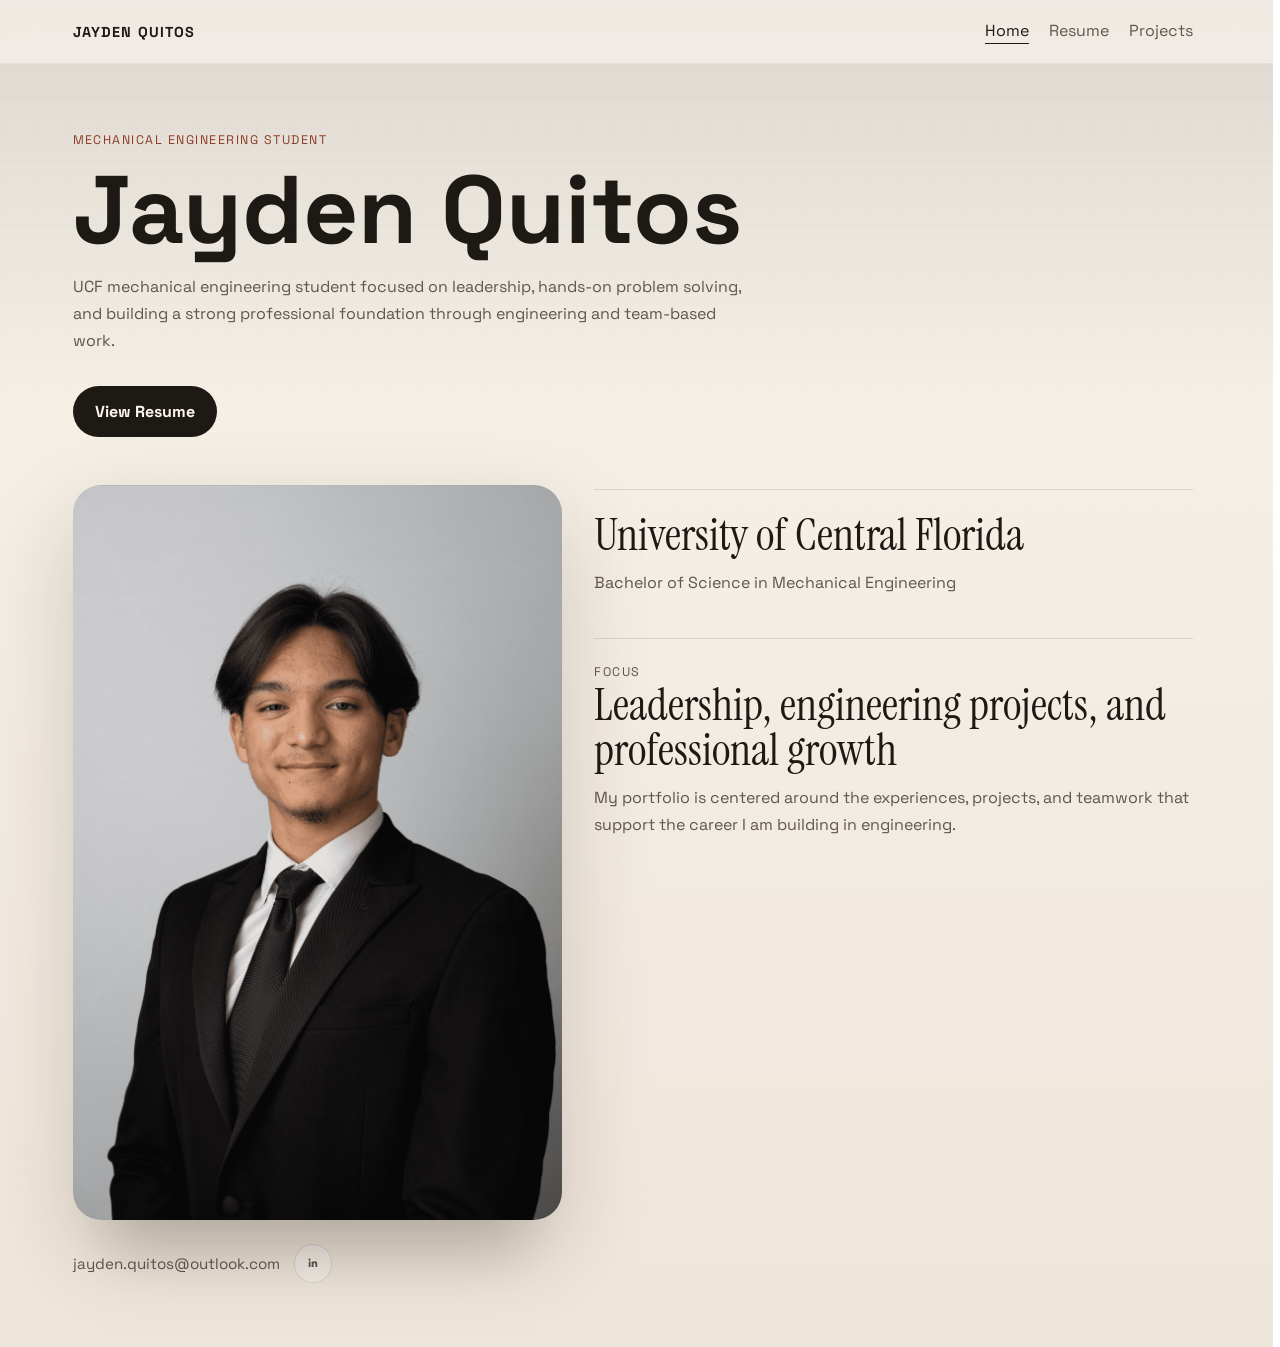
<file: index.html>
<!DOCTYPE html>
<html lang="en">
<head>
  <meta charset="UTF-8">
  <meta name="viewport" content="width=device-width, initial-scale=1.0">
  <title>Jayden Quitos | Home</title>
  <meta
    name="description"
    content="Portfolio website for Jayden Quitos, a product-minded developer building thoughtful digital experiences."
  >
  <link rel="preconnect" href="https://fonts.googleapis.com">
  <link rel="preconnect" href="https://fonts.gstatic.com" crossorigin>
  <link
    href="https://fonts.googleapis.com/css2?family=Space+Grotesk:wght@400;500;700&family=Instrument+Serif:ital@0;1&display=swap"
    rel="stylesheet"
  >
  <link rel="stylesheet" href="styles.css?v=6">
</head>
<body data-page="home">
  <div class="site-shell">
    <header class="topbar">
      <a class="brand" href="index.html">Jayden Quitos</a>
      <nav class="nav">
        <a href="index.html" class="active">Home</a>
        <a href="resume.html">Resume</a>
        <a href="projects.html">Projects</a>
      </nav>
    </header>

    <main>
      <section class="page-hero home-page-hero">
        <p class="eyebrow">Mechanical Engineering Student</p>
        <h1>Jayden Quitos</h1>
        <p class="lede">
          UCF mechanical engineering student focused on leadership, hands-on problem solving, and
          building a strong professional foundation through engineering and team-based work.
        </p>
        <div class="hero-actions">
          <a class="button button-primary" href="resume.html">View Resume</a>
        </div>
      </section>

      <section class="home-profile">
        <div class="home-photo-wrap">
          <img
            class="home-photo"
            src="assets/Jayden-Profile.png"
            alt="Portrait of Jayden Quitos"
          >
        </div>

        <div class="home-summary">
          <article class="simple-panel">
            <h2>University of Central Florida</h2>
            <p>Bachelor of Science in Mechanical Engineering</p>
          </article>

          <article class="simple-panel">
            <p class="card-label">Focus</p>
            <h2>Leadership, engineering projects, and professional growth</h2>
            <p>
              My portfolio is centered around the experiences, projects, and teamwork that support
              the career I am building in engineering.
            </p>
          </article>
        </div>
      </section>
    </main>

    <footer class="footer">
      <div class="footer-links">
        <a class="footer-link" href="mailto:jayden.quitos@outlook.com">jayden.quitos@outlook.com</a>
        <a
          class="footer-icon"
          href="https://www.linkedin.com/in/jayden-quitos/"
          target="_blank"
          rel="noreferrer"
          aria-label="Jayden Quitos on LinkedIn"
        >
          <svg viewBox="0 0 24 24" aria-hidden="true">
            <path d="M6.94 8.5A1.56 1.56 0 1 1 6.93 5.4a1.56 1.56 0 0 1 .01 3.1Zm-1.34 1.2h2.68V18H5.6V9.7Zm4.36 0h2.57v1.13h.04c.36-.68 1.23-1.39 2.53-1.39 2.71 0 3.21 1.78 3.21 4.1V18h-2.67v-3.95c0-.94-.02-2.15-1.31-2.15-1.31 0-1.51 1.02-1.51 2.08V18H9.96V9.7Z"></path>
          </svg>
        </a>
      </div>
    </footer>
  </div>

  <script src="script.js"></script>
</body>
</html>
</file>
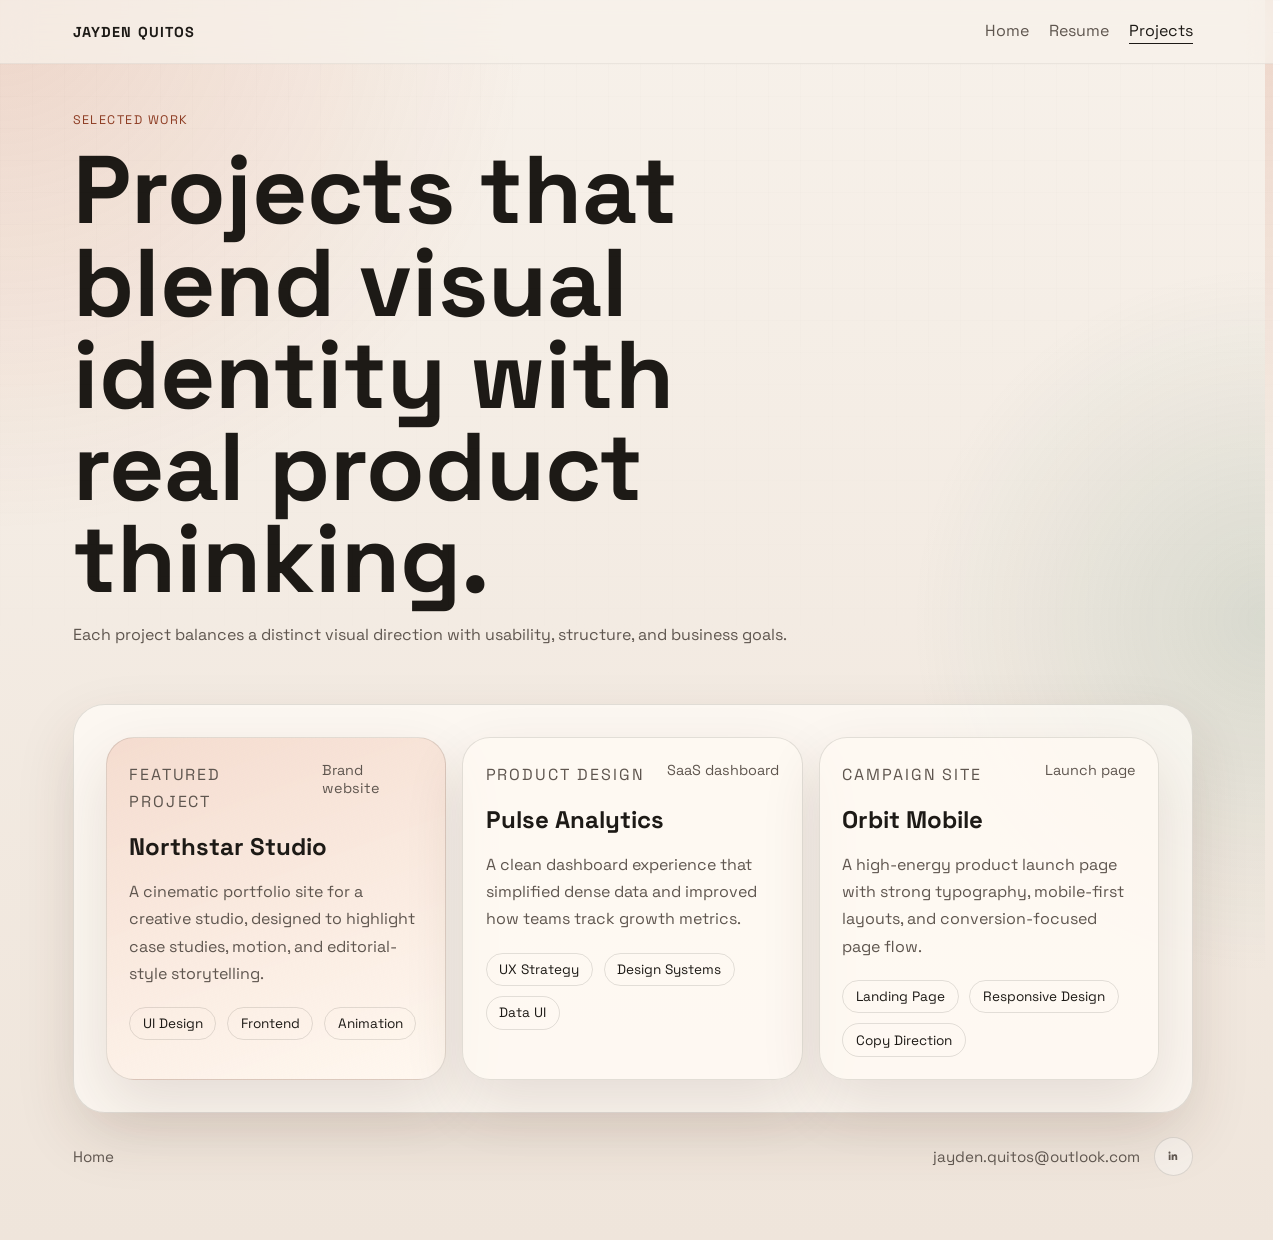
<file: projects.html>
<!DOCTYPE html>
<html lang="en">
<head>
  <meta charset="UTF-8">
  <meta name="viewport" content="width=device-width, initial-scale=1.0">
  <title>Jayden Quitos | Projects</title>
  <meta
    name="description"
    content="Projects page for Jayden Quitos featuring selected portfolio work and case-study style summaries."
  >
  <link rel="preconnect" href="https://fonts.googleapis.com">
  <link rel="preconnect" href="https://fonts.gstatic.com" crossorigin>
  <link
    href="https://fonts.googleapis.com/css2?family=Space+Grotesk:wght@400;500;700&family=Instrument+Serif:ital@0;1&display=swap"
    rel="stylesheet"
  >
  <link rel="stylesheet" href="styles.css?v=6">
</head>
<body data-page="projects">
  <div class="site-shell">
    <header class="topbar">
      <a class="brand" href="index.html">Jayden Quitos</a>
      <nav class="nav">
        <a href="index.html">Home</a>
        <a href="resume.html">Resume</a>
        <a href="projects.html" class="active">Projects</a>
      </nav>
    </header>

    <main>
      <section class="page-hero">
        <p class="eyebrow">Selected Work</p>
        <h1>Projects that blend visual identity with real product thinking.</h1>
        <p class="lede">
          Each project balances a distinct visual direction with usability, structure, and business
          goals.
        </p>
      </section>

      <section class="section">
        <div class="project-grid stacked-grid">
          <article class="project-card featured">
            <div class="project-meta">
              <p>Featured Project</p>
              <span>Brand website</span>
            </div>
            <h3>Northstar Studio</h3>
            <p>
              A cinematic portfolio site for a creative studio, designed to highlight case studies,
              motion, and editorial-style storytelling.
            </p>
            <div class="tag-row">
              <span>UI Design</span>
              <span>Frontend</span>
              <span>Animation</span>
            </div>
          </article>

          <article class="project-card">
            <div class="project-meta">
              <p>Product Design</p>
              <span>SaaS dashboard</span>
            </div>
            <h3>Pulse Analytics</h3>
            <p>
              A clean dashboard experience that simplified dense data and improved how teams track
              growth metrics.
            </p>
            <div class="tag-row">
              <span>UX Strategy</span>
              <span>Design Systems</span>
              <span>Data UI</span>
            </div>
          </article>

          <article class="project-card">
            <div class="project-meta">
              <p>Campaign Site</p>
              <span>Launch page</span>
            </div>
            <h3>Orbit Mobile</h3>
            <p>
              A high-energy product launch page with strong typography, mobile-first layouts, and
              conversion-focused page flow.
            </p>
            <div class="tag-row">
              <span>Landing Page</span>
              <span>Responsive Design</span>
              <span>Copy Direction</span>
            </div>
          </article>
        </div>
      </section>
    </main>

    <footer class="footer">
      <a class="footer-home" href="index.html">Home</a>
      <div class="footer-links">
        <a class="footer-link" href="mailto:jayden.quitos@outlook.com">jayden.quitos@outlook.com</a>
        <a
          class="footer-icon"
          href="https://www.linkedin.com/in/jayden-quitos/"
          target="_blank"
          rel="noreferrer"
          aria-label="Jayden Quitos on LinkedIn"
        >
          <svg viewBox="0 0 24 24" aria-hidden="true">
            <path d="M6.94 8.5A1.56 1.56 0 1 1 6.93 5.4a1.56 1.56 0 0 1 .01 3.1Zm-1.34 1.2h2.68V18H5.6V9.7Zm4.36 0h2.57v1.13h.04c.36-.68 1.23-1.39 2.53-1.39 2.71 0 3.21 1.78 3.21 4.1V18h-2.67v-3.95c0-.94-.02-2.15-1.31-2.15-1.31 0-1.51 1.02-1.51 2.08V18H9.96V9.7Z"></path>
          </svg>
        </a>
      </div>
    </footer>
  </div>

  <script src="script.js"></script>
</body>
</html>
</file>
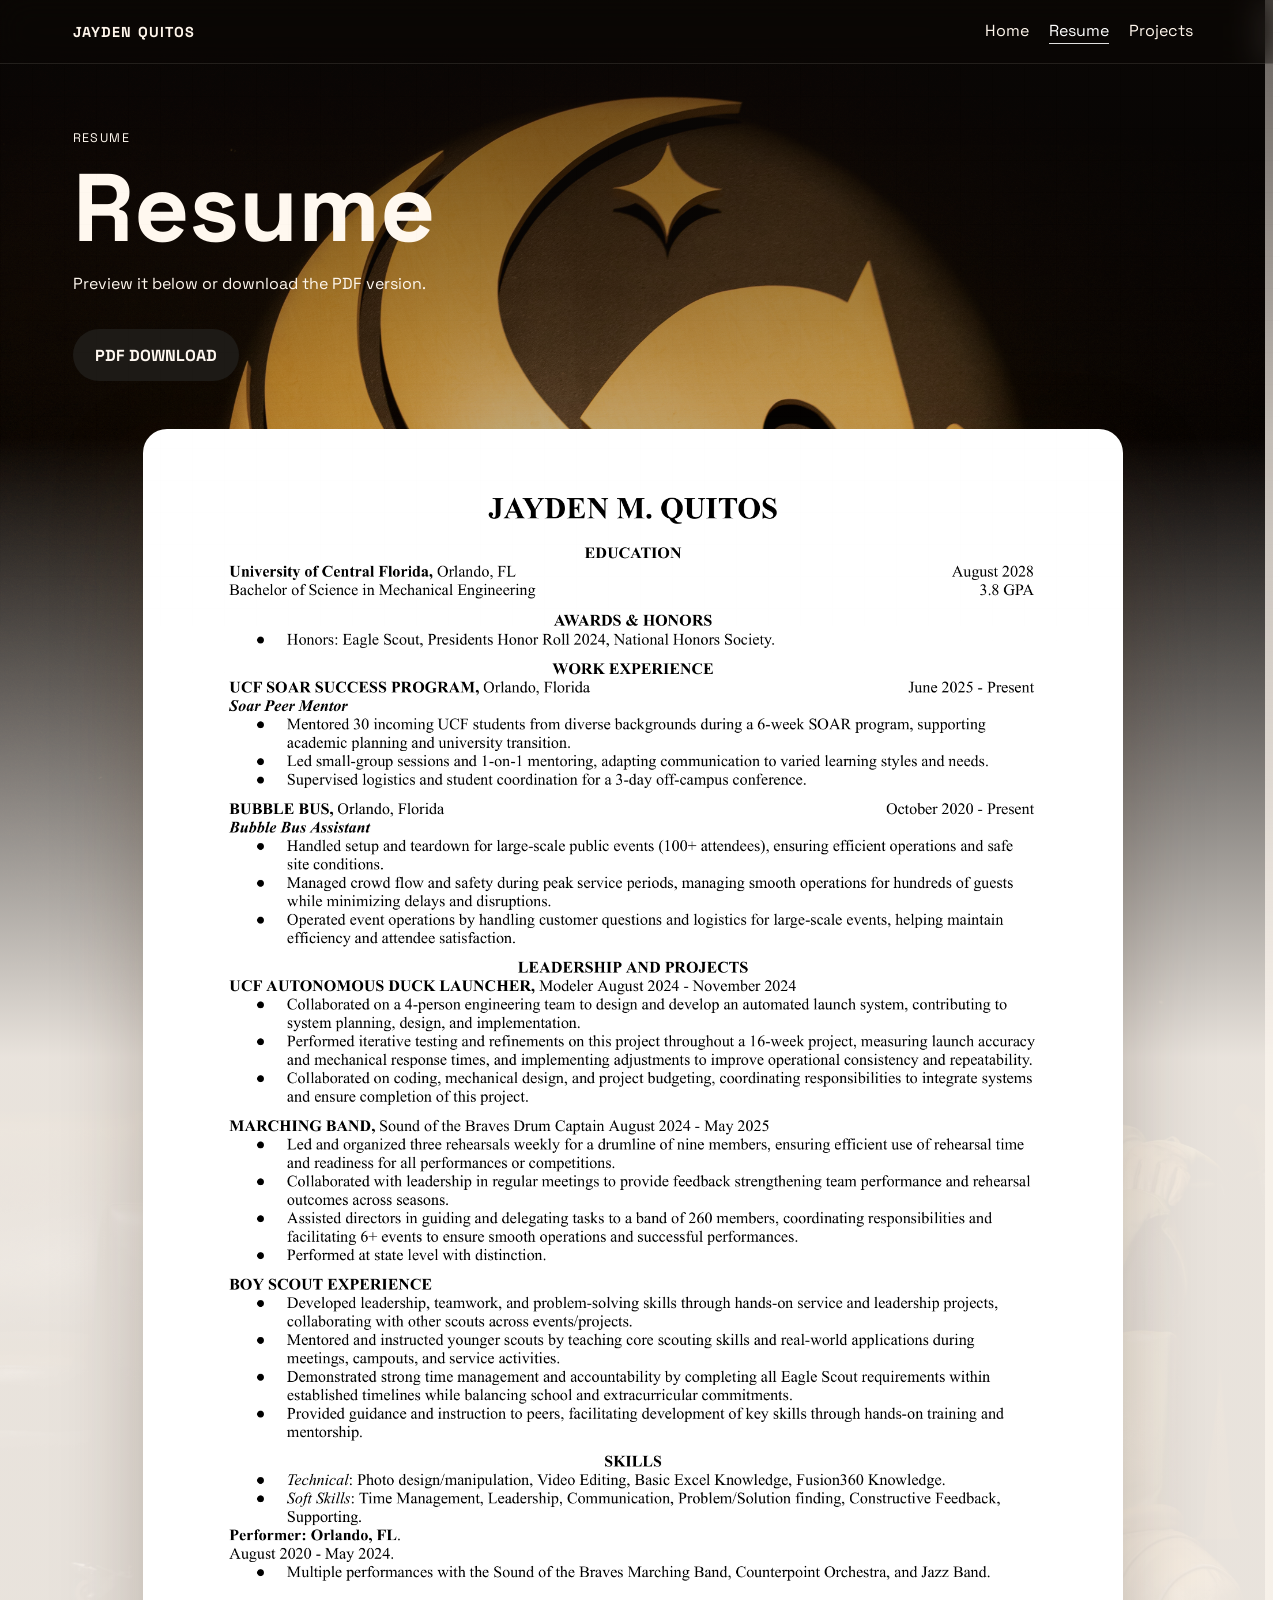
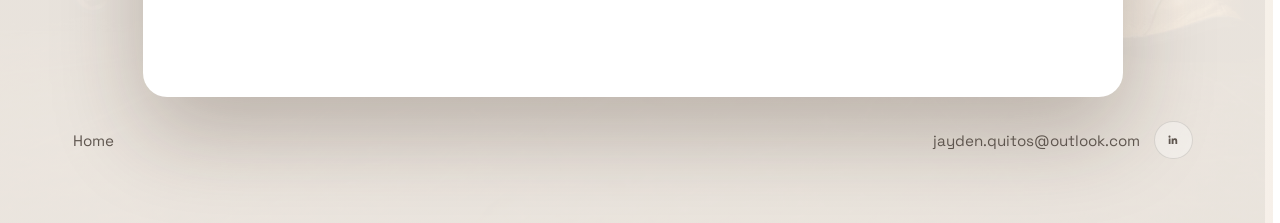
<file: resume.html>
<!DOCTYPE html>
<html lang="en">
<head>
  <meta charset="UTF-8">
  <meta name="viewport" content="width=device-width, initial-scale=1.0">
  <title>Jayden Quitos | Resume</title>
  <meta
    name="description"
    content="Resume page for Jayden Quitos featuring experience, skills, and career highlights."
  >
  <link rel="preconnect" href="https://fonts.googleapis.com">
  <link rel="preconnect" href="https://fonts.gstatic.com" crossorigin>
  <link
    href="https://fonts.googleapis.com/css2?family=Space+Grotesk:wght@400;500;700&family=Instrument+Serif:ital@0;1&display=swap"
    rel="stylesheet"
  >
  <link rel="stylesheet" href="styles.css?v=6">
</head>
<body data-page="resume">
  <div class="site-shell">
    <header class="topbar">
      <a class="brand" href="index.html">Jayden Quitos</a>
      <nav class="nav">
        <a href="index.html">Home</a>
        <a href="resume.html" class="active">Resume</a>
        <a href="projects.html">Projects</a>
      </nav>
    </header>

    <main>
      <section class="page-hero resume-page-hero">
        <p class="eyebrow">Resume</p>
        <h1>Resume</h1>
        <p class="lede">
          Preview it below or download the PDF version.
        </p>
        <div class="hero-actions">
          <a class="button button-primary" href="assets/Jayden-Quitos-Resume.pdf" download>
            PDF DOWNLOAD
          </a>
        </div>
      </section>

      <section class="resume-section">
        <div class="resume-preview">
          <img
            class="resume-image"
            src="assets/Jayden-Quitos-Resume.png"
            alt="Resume for Jayden Quitos"
          >
        </div>
      </section>
    </main>

    <footer class="footer">
      <a class="footer-home" href="index.html">Home</a>
      <div class="footer-links">
        <a class="footer-link" href="mailto:jayden.quitos@outlook.com">jayden.quitos@outlook.com</a>
        <a
          class="footer-icon"
          href="https://www.linkedin.com/in/jayden-quitos/"
          target="_blank"
          rel="noreferrer"
          aria-label="Jayden Quitos on LinkedIn"
        >
          <svg viewBox="0 0 24 24" aria-hidden="true">
            <path d="M6.94 8.5A1.56 1.56 0 1 1 6.93 5.4a1.56 1.56 0 0 1 .01 3.1Zm-1.34 1.2h2.68V18H5.6V9.7Zm4.36 0h2.57v1.13h.04c.36-.68 1.23-1.39 2.53-1.39 2.71 0 3.21 1.78 3.21 4.1V18h-2.67v-3.95c0-.94-.02-2.15-1.31-2.15-1.31 0-1.51 1.02-1.51 2.08V18H9.96V9.7Z"></path>
          </svg>
        </a>
      </div>
    </footer>
  </div>

  <script src="script.js"></script>
</body>
</html>
</file>
<file: styles.css>
:root {
  --bg: #f4efe7;
  --surface: rgba(255, 250, 242, 0.7);
  --surface-strong: #fff8f0;
  --text: #1d1a16;
  --muted: #5f564f;
  --line: rgba(29, 26, 22, 0.12);
  --accent: #c65d3a;
  --accent-deep: #8e3d24;
  --shadow: 0 24px 60px rgba(76, 45, 27, 0.12);
}

* {
  box-sizing: border-box;
}

html {
  scroll-behavior: smooth;
  scrollbar-gutter: stable;
}

body {
  margin: 0;
  min-height: 100vh;
  font-family: "Space Grotesk", sans-serif;
  color: var(--text);
  background:
    radial-gradient(circle at top left, rgba(198, 93, 58, 0.18), transparent 30%),
    radial-gradient(circle at right, rgba(96, 140, 118, 0.18), transparent 25%),
    linear-gradient(180deg, #f7f1ea 0%, #efe5db 100%);
}

body[data-page="resume"] {
  background:
    linear-gradient(180deg, rgba(16, 11, 8, 0.64), rgba(16, 11, 8, 0.22) 24%, rgba(247, 241, 234, 0.94) 58%),
    url("assets/Jayden-Resume-Background-v2.jpg") center top / cover fixed no-repeat,
    linear-gradient(180deg, #f7f1ea 0%, #efe5db 100%);
}

body[data-page="home"] {
  background:
    linear-gradient(180deg, rgba(17, 12, 9, 0.12), rgba(247, 241, 234, 0) 30%),
    linear-gradient(180deg, #f8f3eb 0%, #efe6db 100%);
}

body {
  overflow-y: scroll;
}

body::before {
  content: "";
  position: fixed;
  inset: 0;
  pointer-events: none;
  background-image: linear-gradient(rgba(29, 26, 22, 0.02) 1px, transparent 1px),
    linear-gradient(90deg, rgba(29, 26, 22, 0.02) 1px, transparent 1px);
  background-size: 32px 32px;
  mask-image: linear-gradient(180deg, rgba(0, 0, 0, 0.55), transparent 85%);
}

.site-shell {
  width: min(1120px, calc(100% - 2rem));
  margin: 0 auto;
  padding-bottom: 4rem;
}

.topbar {
  display: flex;
  align-items: center;
  justify-content: space-between;
  padding: 1.25rem 0;
  position: sticky;
  top: 0;
  z-index: 10;
}

.topbar::before {
  content: "";
  position: absolute;
  top: 0;
  bottom: 0;
  left: 50%;
  width: 100vw;
  transform: translateX(-50%);
  background: rgba(247, 241, 234, 0.72);
  backdrop-filter: blur(16px);
  -webkit-backdrop-filter: blur(16px);
  border-bottom: 1px solid rgba(29, 26, 22, 0.06);
  z-index: -1;
}

body[data-page="resume"] .topbar::before {
  background: rgba(16, 11, 8, 0.24);
  border-bottom: 1px solid rgba(255, 248, 240, 0.1);
}

.brand,
.nav a {
  color: var(--text);
  text-decoration: none;
}

.brand {
  font-weight: 700;
  letter-spacing: 0.08em;
  text-transform: uppercase;
  font-size: 0.9rem;
}

.nav {
  display: flex;
  flex-wrap: wrap;
  gap: 1.25rem;
}

.nav a {
  color: var(--muted);
  padding-bottom: 0.15rem;
  border-bottom: 1px solid transparent;
}

.nav a:hover {
  color: var(--text);
  border-color: var(--accent);
}

.nav a.active {
  color: var(--text);
  border-color: var(--text);
}

body[data-page="resume"] .brand,
body[data-page="resume"] .nav a {
  color: #fff6ec;
}

body[data-page="resume"] .nav a:hover,
body[data-page="resume"] .nav a.active {
  color: #ffffff;
  border-color: rgba(255, 255, 255, 0.88);
}

.hero,
.stats,
.section,
.contact-panel,
.hero-card,
.project-card {
  border: 1px solid var(--line);
  box-shadow: var(--shadow);
}

.hero {
  display: grid;
  grid-template-columns: 1.35fr 0.9fr;
  gap: 1.5rem;
  padding: 2rem;
  border-radius: 32px;
  background: rgba(255, 248, 240, 0.72);
  margin-top: 1rem;
}

.page-hero {
  padding: 3rem 0 1rem;
  max-width: 48rem;
}

.home-page-hero {
  padding-top: 4.25rem;
  max-width: 42rem;
}

.home-page-hero h1 {
  line-height: 1.04;
}

.resume-page-hero {
  padding-top: 4.1rem;
}

.eyebrow,
.project-meta p,
.card-label {
  text-transform: uppercase;
  letter-spacing: 0.12em;
  font-size: 0.78rem;
  color: var(--accent-deep);
  margin: 0 0 1rem;
}

.hero h1,
.page-hero h1,
.section-heading h2,
.hero-card h2 {
  margin: 0;
  line-height: 0.96;
}

.hero h1,
.page-hero h1 {
  font-size: clamp(3rem, 8vw, 6rem);
}

.hero h1 {
  max-width: 10ch;
}

.section-heading h2,
.hero-card h2 {
  font-family: "Instrument Serif", serif;
  font-weight: 400;
}

.lede,
.about-layout p,
.project-card p,
.contact-panel p,
.stats p {
  color: var(--muted);
  line-height: 1.7;
  font-size: 1rem;
}

body[data-page="resume"] .resume-page-hero h1,
body[data-page="resume"] .resume-page-hero .eyebrow,
body[data-page="resume"] .resume-page-hero .lede {
  color: #fff8ef;
}

body[data-page="resume"] .resume-page-hero .lede {
  max-width: 26rem;
}

.hero-actions {
  display: flex;
  flex-wrap: wrap;
  gap: 1rem;
  margin-top: 2rem;
}

.button {
  display: inline-flex;
  align-items: center;
  justify-content: center;
  border-radius: 999px;
  padding: 0.95rem 1.4rem;
  text-decoration: none;
  font-weight: 700;
  transition: transform 180ms ease, background-color 180ms ease, color 180ms ease;
}

.button:hover {
  transform: translateY(-2px);
}

.button-primary {
  background: var(--text);
  color: #fff8f0;
}

.button-secondary {
  border: 1px solid var(--line);
  color: var(--text);
  background: rgba(255, 255, 255, 0.3);
}

.hero-card,
.project-card,
.stats,
.contact-panel {
  background: var(--surface);
  border-radius: 28px;
}

.hero-card {
  padding: 1.5rem;
  align-self: end;
}

.highlight-list {
  list-style: none;
  padding: 0;
  margin: 1.5rem 0 0;
  display: grid;
  gap: 0.85rem;
}

.highlight-list li {
  padding-top: 0.85rem;
  border-top: 1px solid var(--line);
}

.stats {
  display: grid;
  grid-template-columns: repeat(3, 1fr);
  gap: 1rem;
  margin: 1.5rem 0 0;
  padding: 1.5rem;
}

.stats article span {
  display: block;
  font-size: clamp(2rem, 4vw, 3.25rem);
  font-weight: 700;
  margin-bottom: 0.5rem;
}

.section {
  margin-top: 1.5rem;
  padding: 2rem;
  border-radius: 32px;
  background: rgba(255, 252, 247, 0.72);
}

.resume-section {
  margin-top: 2rem;
}

.section-heading {
  display: grid;
  gap: 0.6rem;
  max-width: 42rem;
  margin-bottom: 1.75rem;
}

.section-heading h2 {
  font-size: clamp(2rem, 5vw, 4rem);
  line-height: 1;
}

.project-grid {
  display: grid;
  grid-template-columns: 1.2fr 1fr 1fr;
  gap: 1rem;
}

.home-profile {
  display: grid;
  grid-template-columns: 0.9fr 1.1fr;
  gap: 2rem;
  align-items: start;
  margin-top: 2rem;
}

.home-photo-wrap {
  position: relative;
}

.home-photo-wrap::before {
  content: "";
  position: absolute;
  inset: auto 8% -4% 8%;
  height: 18%;
  background: rgba(29, 26, 22, 0.16);
  filter: blur(28px);
  z-index: 0;
}

.home-photo {
  position: relative;
  z-index: 1;
  display: block;
  width: 100%;
  height: auto;
  border-radius: 28px;
  box-shadow: 0 34px 90px rgba(45, 27, 15, 0.18);
}

.home-summary {
  display: grid;
  gap: 1.25rem;
  padding-top: 0.25rem;
}

.simple-panel {
  padding: 1.4rem 0;
  border-top: 1px solid var(--line);
}

.simple-panel h2 {
  margin: 0 0 0.7rem;
  font-family: "Instrument Serif", serif;
  font-size: clamp(1.8rem, 4vw, 2.8rem);
  font-weight: 400;
  line-height: 1;
}

.simple-panel p {
  margin: 0;
  color: var(--muted);
  line-height: 1.7;
}

.home-links {
  display: flex;
  flex-wrap: wrap;
  gap: 1.1rem;
  padding-top: 0.25rem;
}

.stacked-grid {
  grid-template-columns: repeat(3, 1fr);
}

.project-card {
  padding: 1.4rem;
}

.resume-preview {
  max-width: 980px;
  margin: 0 auto;
}

.resume-image {
  display: block;
  width: 100%;
  height: auto;
  border-radius: 24px;
  box-shadow: 0 36px 90px rgba(45, 27, 15, 0.26);
  background: #ffffff;
}

.compact {
  margin-top: 0;
}

.project-card.featured {
  background:
    linear-gradient(160deg, rgba(198, 93, 58, 0.18), rgba(255, 248, 240, 0.92)),
    var(--surface-strong);
}

.project-meta {
  display: flex;
  justify-content: space-between;
  gap: 1rem;
  color: var(--muted);
}

.project-meta span {
  color: var(--muted);
  font-size: 0.9rem;
}

.project-card h3 {
  margin: 0 0 0.8rem;
  font-size: 1.5rem;
}

.tag-row {
  display: flex;
  flex-wrap: wrap;
  gap: 0.65rem;
  margin-top: 1.25rem;
}

.tag-row span {
  border: 1px solid var(--line);
  border-radius: 999px;
  padding: 0.45rem 0.8rem;
  font-size: 0.85rem;
}

.about-layout {
  display: grid;
  grid-template-columns: repeat(2, minmax(0, 1fr));
  gap: 1.25rem;
}

.contact-panel {
  padding: 1.5rem;
  display: flex;
  align-items: center;
  justify-content: space-between;
  gap: 1rem;
}

.contact-layout {
  display: grid;
  grid-template-columns: minmax(0, 1.35fr) minmax(280px, 0.8fr);
  gap: 5rem;
  padding-top: 4rem;
}

.contact-form-column h1,
.contact-info-column h2 {
  margin: 0;
  font-family: "Space Grotesk", sans-serif;
  font-size: clamp(2.4rem, 6vw, 4.25rem);
  font-weight: 700;
  line-height: 1.08;
}

.contact-info-column h2 {
  max-width: 10ch;
}

.contact-form {
  display: grid;
  gap: 1.35rem;
  margin-top: 2.25rem;
}

.form-field {
  display: grid;
  gap: 0.55rem;
}

.contact-form label {
  font-weight: 700;
}

.contact-form label span {
  color: var(--accent);
}

.contact-form input,
.contact-form textarea {
  width: 100%;
  border: 1px solid var(--line);
  border-radius: 18px;
  padding: 1rem;
  color: var(--text);
  background: rgba(255, 248, 240, 0.74);
  box-shadow: inset 0 1px 0 rgba(255, 255, 255, 0.32);
  font: inherit;
}

.contact-form textarea {
  resize: vertical;
}

.contact-form input:focus,
.contact-form textarea:focus {
  outline: 2px solid rgba(198, 93, 58, 0.28);
  border-color: rgba(198, 93, 58, 0.46);
}

.contact-form .button {
  justify-self: start;
  border: 0;
  cursor: pointer;
  text-transform: uppercase;
}

.contact-info-column {
  padding-top: 0.1rem;
}

.contact-linkedin {
  display: inline-flex;
  align-items: center;
  justify-content: center;
  width: 3.25rem;
  height: 3.25rem;
  margin-top: 2.4rem;
  border-radius: 16px;
  color: #fff8f0;
  background: var(--text);
  font-size: 1.35rem;
  font-weight: 700;
  line-height: 1;
  text-decoration: none;
  transition: transform 180ms ease, background-color 180ms ease;
}

.contact-linkedin:hover {
  transform: translateY(-2px);
  background: var(--accent-deep);
}

.contact-info-block {
  margin-top: 1.45rem;
}

.contact-info-block p {
  margin: 0 0 0.45rem;
  font-weight: 700;
}

.contact-info-block a {
  color: var(--text);
  text-decoration: none;
}

.contact-info-block a:hover {
  color: var(--accent-deep);
}

.footer {
  display: flex;
  align-items: center;
  justify-content: space-between;
  gap: 1rem;
  padding: 1.5rem 0 0;
  color: var(--muted);
  font-size: 1rem;
}

.footer-links {
  display: flex;
  align-items: center;
  gap: 0.9rem;
}

.footer-home,
.footer-link,
.footer-icon {
  color: var(--muted);
  text-decoration: none;
  font-size: 0.95rem;
  transition: color 180ms ease, transform 180ms ease;
}

.footer-home:hover,
.footer-link:hover,
.footer-icon:hover {
  color: var(--text);
  transform: translateY(-1px);
}

.footer-icon {
  display: inline-flex;
  align-items: center;
  justify-content: center;
  width: 2.4rem;
  height: 2.4rem;
  border: 1px solid var(--line);
  border-radius: 999px;
  background: rgba(255, 255, 255, 0.35);
}

.footer-icon svg {
  width: 1rem;
  height: 1rem;
  fill: currentColor;
}

@media (max-width: 900px) {
  .hero,
  .home-profile,
  .contact-layout,
  .stacked-grid,
  .project-grid,
  .about-layout,
  .stats,
  .contact-panel {
    grid-template-columns: 1fr;
  }

  .contact-panel {
    display: grid;
  }
}

@media (max-width: 640px) {
  .site-shell {
    width: min(100% - 1rem, 100%);
  }

  .topbar {
    align-items: flex-start;
    flex-direction: column;
    gap: 0.75rem;
  }

  .nav {
    flex-wrap: wrap;
    gap: 0.8rem;
  }

  .footer {
    align-items: flex-start;
    flex-direction: column;
  }

  .footer-links {
    flex-wrap: wrap;
  }

  .hero,
  .section,
  .stats {
    padding: 1.25rem;
    border-radius: 24px;
  }

  .hero h1 {
    max-width: none;
  }
}
</file>
